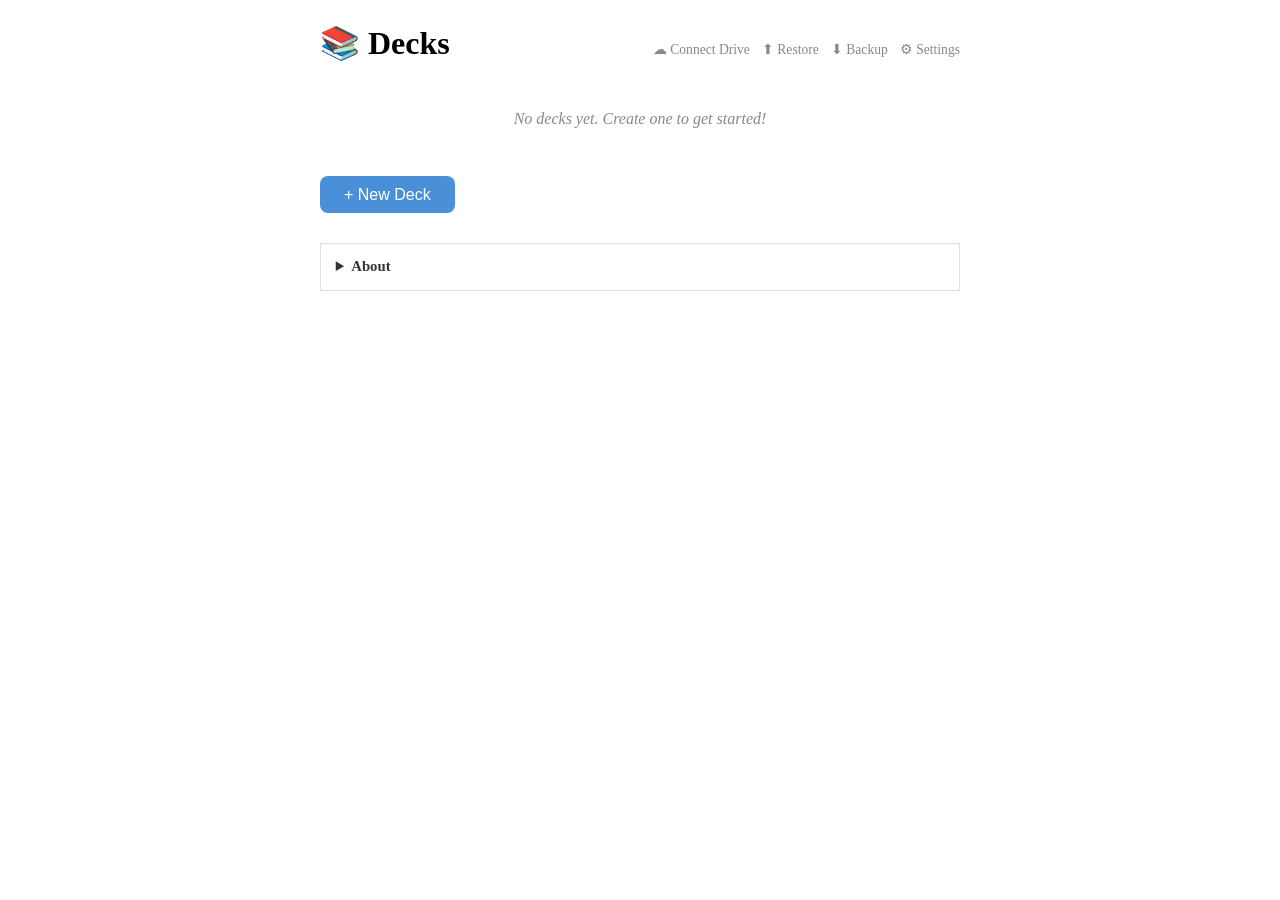
<file: index.html>
<!DOCTYPE html>
<html lang="en">
<head>
  <meta charset="UTF-8">
  <meta name="viewport" content="width=device-width, initial-scale=1.0">
  <title>umemo – Spaced-Repetition Flashcards</title>
  <meta name="description" content="umemo is a free, privacy-first spaced-repetition flashcard app. All data stays in your browser; optionally sync across devices via Google Drive.">
  <meta name="keywords" content="flashcards, spaced repetition, SRS, memorization, study, learning, offline, privacy">
  <meta name="theme-color" content="#4a90d9">
  <meta property="og:title" content="umemo – Spaced-Repetition Flashcards">
  <meta property="og:description" content="Free, privacy-first spaced-repetition flashcards. Works offline. Optional Google Drive sync.">
  <meta property="og:type" content="website">
  <meta property="og:url" content="https://klarh.github.io/umemo9/">
  <link rel="icon" type="image/svg+xml" href="favicon.svg">
  <link rel="apple-touch-icon" href="icon-192.png">
  <link rel="manifest" href="manifest.json">
  <link rel="stylesheet" href="style.css">
  <script src="https://accounts.google.com/gsi/client" async defer></script>
</head>
<body>
  <div id="app">
    <main class="container">
      <p style="text-align:center; color:#888; padding:3em;">Loading…</p>
    </main>
  </div>
  <script>window.__UMEMO_GOOGLE_CLIENT_ID = "722240593413-rjbqnvp96el9na7j5ubsri2pi1ndopnu.apps.googleusercontent.com";</script>
  <script src="app.js"></script>
  <script>
    if ("serviceWorker" in navigator) {
      navigator.serviceWorker.register("sw.js");
    }
  </script>
</body>
</html>
</file>
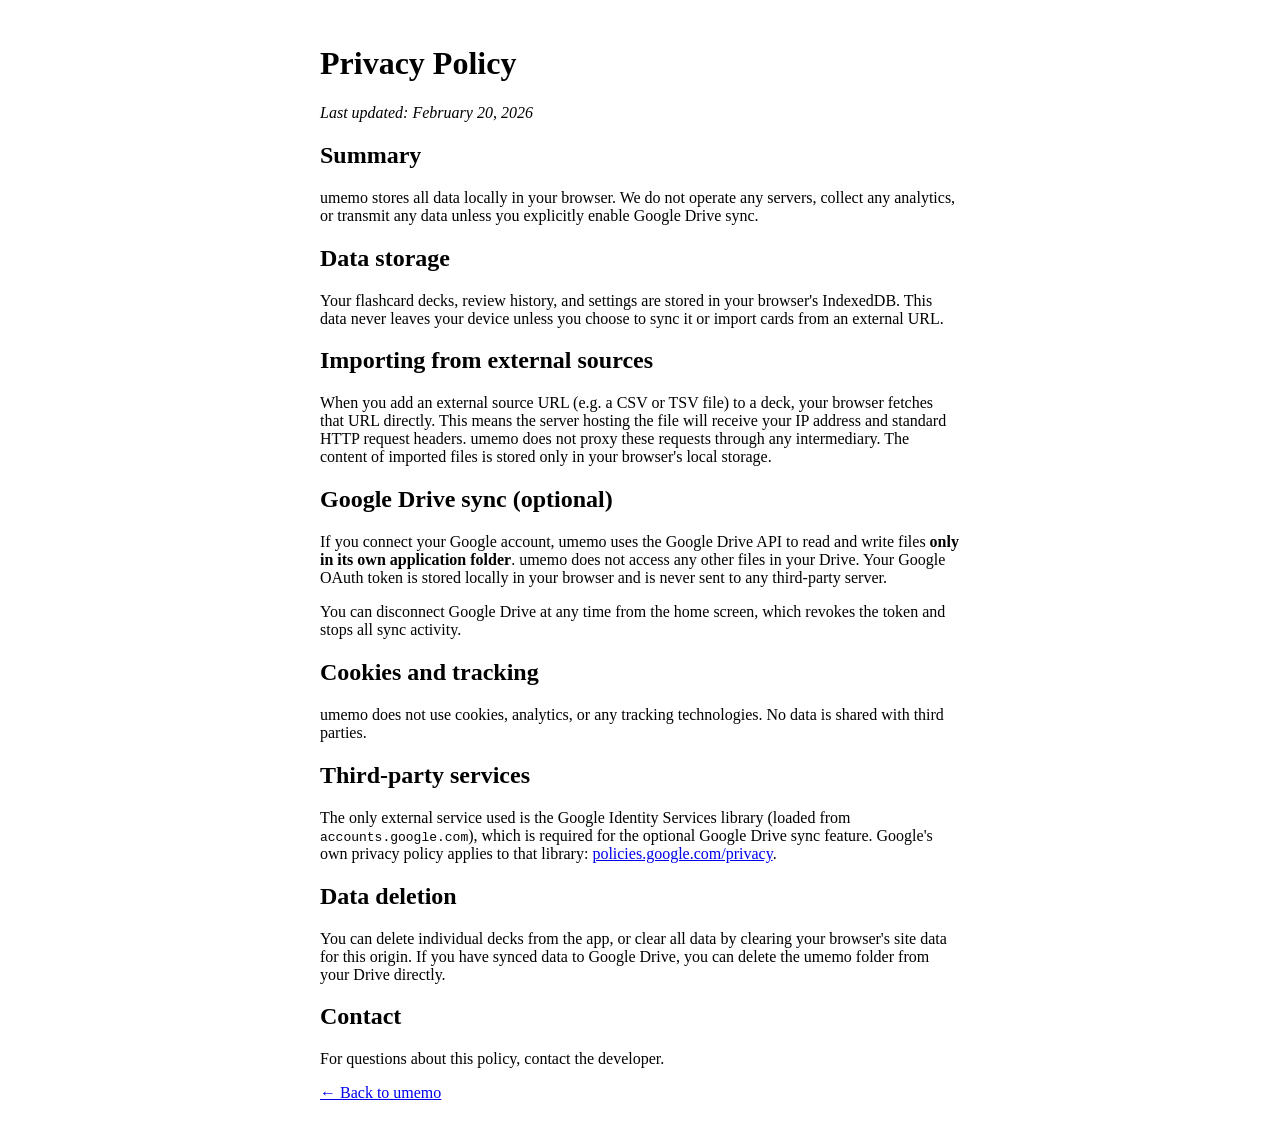
<file: privacy.html>
<!DOCTYPE html>
<html lang="en">
<head>
  <meta charset="UTF-8">
  <meta name="viewport" content="width=device-width, initial-scale=1.0">
  <title>Privacy Policy – umemo</title>
  <link rel="icon" type="image/svg+xml" href="favicon.svg">
  <link rel="stylesheet" href="style.css">
</head>
<body>
  <div id="app">
    <main class="container">
      <h1>Privacy Policy</h1>
      <p><em>Last updated: February 20, 2026</em></p>

      <h2>Summary</h2>
      <p>umemo stores all data locally in your browser. We do not operate any
      servers, collect any analytics, or transmit any data unless you
      explicitly enable Google Drive sync.</p>

      <h2>Data storage</h2>
      <p>Your flashcard decks, review history, and settings are stored in your
      browser's IndexedDB. This data never leaves your device unless you choose
      to sync it or import cards from an external URL.</p>

      <h2>Importing from external sources</h2>
      <p>When you add an external source URL (e.g. a CSV or TSV file) to a
      deck, your browser fetches that URL directly. This means the server
      hosting the file will receive your IP address and standard HTTP request
      headers. umemo does not proxy these requests through any intermediary.
      The content of imported files is stored only in your browser's local
      storage.</p>

      <h2>Google Drive sync (optional)</h2>
      <p>If you connect your Google account, umemo uses the Google Drive API to
      read and write files <strong>only in its own application folder</strong>.
      umemo does not access any other files in your Drive. Your Google OAuth
      token is stored locally in your browser and is never sent to any
      third-party server.</p>
      <p>You can disconnect Google Drive at any time from the home screen,
      which revokes the token and stops all sync activity.</p>

      <h2>Cookies and tracking</h2>
      <p>umemo does not use cookies, analytics, or any tracking technologies.
      No data is shared with third parties.</p>

      <h2>Third-party services</h2>
      <p>The only external service used is the Google Identity Services library
      (loaded from <code>accounts.google.com</code>), which is required for
      the optional Google Drive sync feature. Google's own privacy policy
      applies to that library:
      <a href="https://policies.google.com/privacy" target="_blank" rel="noopener">policies.google.com/privacy</a>.</p>

      <h2>Data deletion</h2>
      <p>You can delete individual decks from the app, or clear all data by
      clearing your browser's site data for this origin. If you have synced
      data to Google Drive, you can delete the umemo folder from your Drive
      directly.</p>

      <h2>Contact</h2>
      <p>For questions about this policy, contact the developer.</p>

      <p><a href="./">← Back to umemo</a></p>
    </main>
  </div>
</body>
</html>
</file>
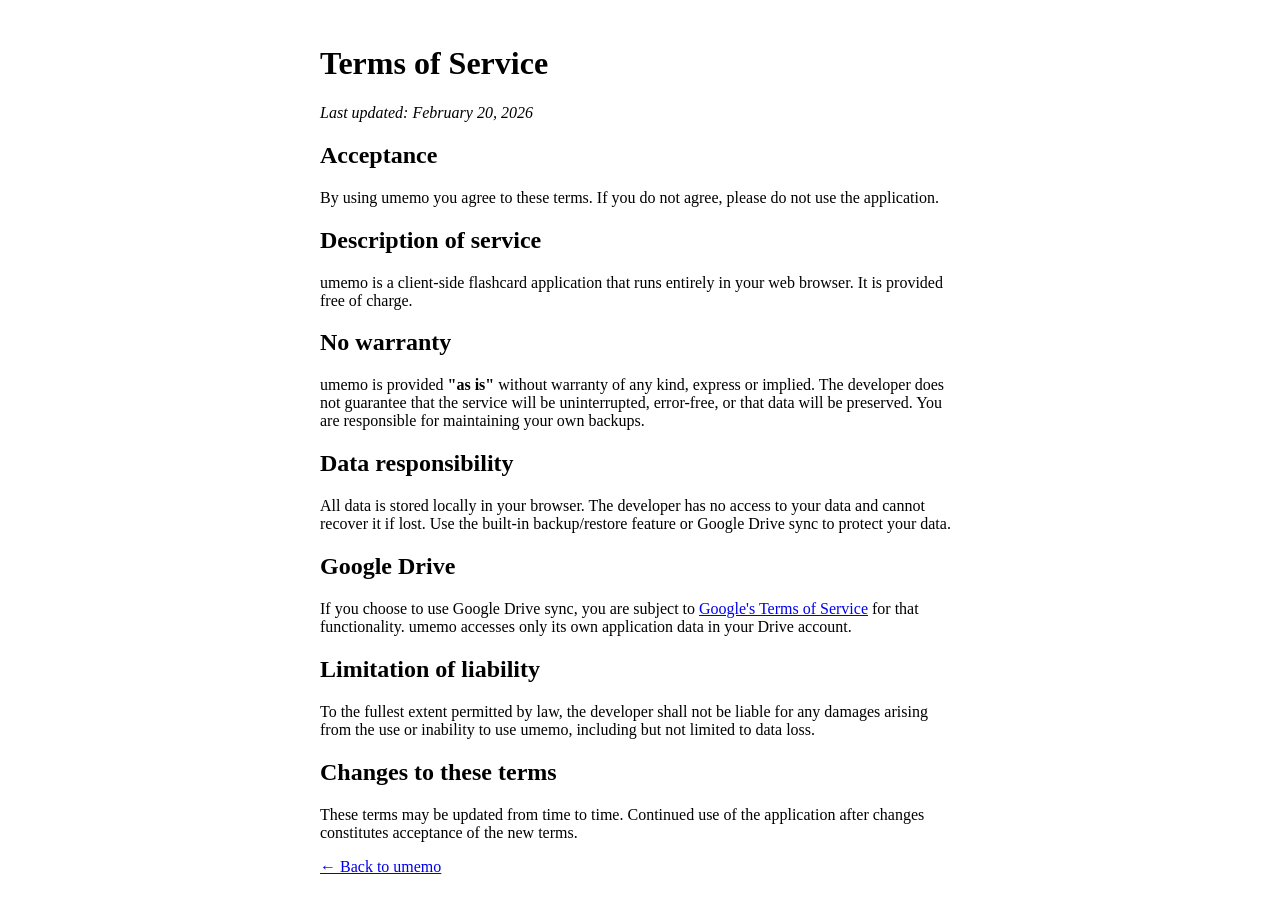
<file: terms.html>
<!DOCTYPE html>
<html lang="en">
<head>
  <meta charset="UTF-8">
  <meta name="viewport" content="width=device-width, initial-scale=1.0">
  <title>Terms of Service – umemo</title>
  <link rel="icon" type="image/svg+xml" href="favicon.svg">
  <link rel="stylesheet" href="style.css">
</head>
<body>
  <div id="app">
    <main class="container">
      <h1>Terms of Service</h1>
      <p><em>Last updated: February 20, 2026</em></p>

      <h2>Acceptance</h2>
      <p>By using umemo you agree to these terms. If you do not agree, please
      do not use the application.</p>

      <h2>Description of service</h2>
      <p>umemo is a client-side flashcard application that runs entirely in
      your web browser. It is provided free of charge.</p>

      <h2>No warranty</h2>
      <p>umemo is provided <strong>"as is"</strong> without warranty of any
      kind, express or implied. The developer does not guarantee that the
      service will be uninterrupted, error-free, or that data will be
      preserved. You are responsible for maintaining your own backups.</p>

      <h2>Data responsibility</h2>
      <p>All data is stored locally in your browser. The developer has no
      access to your data and cannot recover it if lost. Use the built-in
      backup/restore feature or Google Drive sync to protect your data.</p>

      <h2>Google Drive</h2>
      <p>If you choose to use Google Drive sync, you are subject to
      <a href="https://policies.google.com/terms" target="_blank" rel="noopener">Google's Terms of Service</a>
      for that functionality. umemo accesses only its own application data in
      your Drive account.</p>

      <h2>Limitation of liability</h2>
      <p>To the fullest extent permitted by law, the developer shall not be
      liable for any damages arising from the use or inability to use umemo,
      including but not limited to data loss.</p>

      <h2>Changes to these terms</h2>
      <p>These terms may be updated from time to time. Continued use of the
      application after changes constitutes acceptance of the new terms.</p>

      <p><a href="./">← Back to umemo</a></p>
    </main>
  </div>
</body>
</html>
</file>
<file: style.css>
:root {
    --pico-font-size: 100%;
    --accent: #4a90d9;
    --accent-hover: #357abd;
    --bg: #f5f5f5;
    --card-bg: #fff;
    --text: #333;
    --text-muted: #888;
    --border: #e0e0e0;
    --success: #27ae60;
    --success-bg: #eafaea;
    --danger: #c0392b;
    --danger-bg: #fdecea;
    --warning: #f39c12;
}

/* ---- Layout ---- */
.container {
    max-width: 40em;
    margin: 0 auto;
    padding: 1em;
}

/* ---- Navigation ---- */
.page-nav {
    display: flex;
    gap: 1em;
    padding: 0.5em 0;
    border-bottom: 1px solid var(--border);
    margin-bottom: 1em;
}

.nav-link {
    text-decoration: none;
    font-size: 0.9em;
    color: var(--accent);
}

.nav-link:hover {
    color: var(--accent-hover);
}

/* ---- User bar ---- */
.user-bar {
    padding: 0.5em 0;
    display: flex;
    align-items: center;
    gap: 0.75em;
    flex-wrap: wrap;
    border-bottom: 1px solid var(--border);
    margin-bottom: 0.5em;
}

.user-name {
    font-size: 0.9em;
    color: var(--text-muted);
}

.user-bar form {
    display: inline-flex;
    align-items: center;
    gap: 0.5em;
    margin: 0;
}

.user-bar input {
    margin: 0;
    padding: 0.3em 0.5em;
}

.btn-small {
    margin: 0;
    padding: 0.25em 0.75em;
    font-size: 0.85em;
}

/* ---- Home page ---- */
.home-header {
    display: flex;
    justify-content: space-between;
    align-items: baseline;
    flex-wrap: wrap;
    gap: 0.5em;
    margin-bottom: 0.5em;
}

.home-header h1 {
    margin: 0;
}

.toolbar {
    display: flex;
    gap: 0.75em;
    align-items: center;
}

.toolbar-link {
    text-decoration: none;
    font-size: 0.85em;
    color: var(--text-muted);
    white-space: nowrap;
}

.toolbar-link:hover {
    color: var(--accent);
}

/* Deck list */
.deck-list {
    list-style: none;
    padding: 0;
    margin: 0 0 1em 0;
}

.deck-item {
    display: flex;
    justify-content: space-between;
    align-items: center;
    padding: 0.75em 1em;
    background: var(--card-bg);
    border: 1px solid var(--border);
    border-radius: 0.5em;
    margin-bottom: 0.5em;
}

.deck-info {
    display: flex;
    flex-direction: column;
    gap: 0.15em;
}

.deck-name {
    font-weight: 600;
    font-size: 1.05em;
    text-decoration: none;
    color: var(--text);
}

.deck-name:hover {
    color: var(--accent);
}

.deck-card-count {
    font-size: 0.8em;
    color: var(--text-muted);
    margin: 0;
}

.deck-actions {
    display: flex;
    gap: 0.5em;
    flex-shrink: 0;
}

.deck-action {
    text-decoration: none;
    font-size: 0.85em;
    color: var(--accent);
    padding: 0.25em 0.5em;
    border-radius: 0.25em;
}

.deck-action:hover {
    background: var(--bg);
}
.deck-action--danger {
    color: var(--text-muted);
}
.deck-action--danger:hover {
    color: var(--danger);
    background: var(--danger-bg);
}

.empty-state {
    text-align: center;
    color: var(--text-muted);
    padding: 2em 1em;
    font-style: italic;
}

.btn-primary {
    background: var(--accent);
    color: white;
    border: none;
    padding: 0.6em 1.5em;
    border-radius: 0.5em;
    font-size: 1em;
    cursor: pointer;
}

.btn-primary:hover {
    background: var(--accent-hover);
}

/* ---- Play area ---- */
.play-header {
    position: fixed;
    top: 0;
    left: 0;
    right: 0;
    display: flex;
    justify-content: space-between;
    align-items: center;
    padding: 0.5em 1em;
    background: rgba(255,255,255,0.9);
    backdrop-filter: blur(8px);
    -webkit-backdrop-filter: blur(8px);
    border-bottom: 1px solid var(--border);
    z-index: 10;
}

.play-nav-link {
    text-decoration: none;
    font-size: 1.1em;
    color: var(--text-muted);
    padding: 0.25em;
}

.play-nav-link:hover {
    color: var(--accent);
}

.play-deck-title {
    font-size: 0.9em;
    font-weight: 600;
    color: var(--text);
    overflow: hidden;
    text-overflow: ellipsis;
    white-space: nowrap;
    max-width: 60%;
    text-align: center;
}

div#play-card-area {
    width: 100%;
    min-height: 100vh;
    min-height: 100dvh;
    display: flex;
    flex-direction: column;
    align-items: center;
    justify-content: center;
    padding: 3.5em 1em 1em;
    box-sizing: border-box;
    background: var(--bg);
}

div#play-card-inner {
    display: flex;
    flex-direction: column;
    align-items: center;
    justify-content: center;
    width: 100%;
    max-width: 40em;
    flex: 1;
}

/* ---- Cards (edit/view mode) ---- */
div.card {
    border: 1px solid var(--border);
    border-radius: 0.75em;
    max-width: 50em;
    margin: 0 auto 1em;
    padding: 0.5em;
    background: var(--card-bg);
    text-align: center;
}

.card-head {
    width: 100%;
    text-align: center;
    padding: 0.5em 0;
    border-bottom: 1px solid var(--border);
    margin-bottom: 0.5em;
}

.card-head button {
    font-size: 0.8em;
    padding: 0.3em 0.6em;
    margin: 0.2em;
}

/* ---- Faces ---- */
div.face {
    border: 1px solid var(--border);
    border-radius: 0.5em;
    width: 100%;
    max-width: 20em;
    margin: 0.5em auto;
    display: inline-block;
    padding: 0.5em;
    box-sizing: border-box;
}

div.face > p {
    margin: 0.75em auto;
    font-size: clamp(1.2rem, 4vw, 2rem);
    text-align: center;
}

/* Play-mode face cards */
div.play-face {
    background: var(--card-bg);
    border: none;
    border-radius: 1em;
    box-shadow: 0 2px 12px rgba(0,0,0,0.08);
    max-width: 24em;
    padding: 1.5em 1em;
    margin: 0.75em auto;
}

div.play-face > p,
div.play-face > .face-text {
    font-size: clamp(1.5rem, 5vw, 2.5rem);
    line-height: 1.4;
    word-break: break-word;
}

.face-guts {
    display: none;
}

.face-detail {
    font-size: 0.75em;
    color: var(--text-muted);
    padding: 0.2em 0.5em;
    opacity: 0.7;
}

.debug .face-guts {
    display: block;
    font-size: 0.8em;
    color: var(--text-muted);
    border-top: 1px solid var(--border);
    margin-top: 0.5em;
    padding-top: 0.5em;
}

/* Card container (play mode) */
#card-container {
    text-align: center;
    width: 100%;
    display: flex;
    flex-direction: column;
    align-items: center;
}

#card-container > div.face {
    display: none;
}

#card-container > div.face#answer-face {
    display: block;
}

#card-container.answer > div.face {
    display: block;
}

/* Subtle divider before back faces when revealed */
#card-container.answer > div.face:not(#answer-face):first-of-type {
    margin-top: 0.5em;
    padding-top: 1em;
    border-top: 1px solid var(--border);
}

input.face-priority {
    max-width: 5em;
}

button.face-delete {
    background-color: var(--danger);
    color: white;
    margin: 0.5em;
    font-size: 0.8em;
}

/* ---- Play buttons ---- */
#play-query-buttons {
    display: flex;
    justify-content: center;
    gap: 0.5em;
    margin: 1em 0;
    width: 100%;
}

#bad-vote-button,
#mid-vote-button,
#good-vote-button {
    flex: 1;
    min-height: 3.5em;
    font-size: clamp(1rem, 3vw, 1.2rem);
    border-radius: 0.75em;
    cursor: pointer;
    touch-action: manipulation;
    border: none;
    font-weight: 600;
}

#bad-vote-button {
    background-color: var(--danger);
    color: white;
}

#mid-vote-button {
    background-color: var(--warning);
    color: white;
}

#good-vote-button {
    background-color: var(--success);
    color: white;
}

#play-show-button {
    width: 100%;
    max-width: 20em;
    min-height: 3.5em;
    font-size: clamp(1rem, 3vw, 1.2rem);
    border-radius: 0.75em;
    cursor: pointer;
    touch-action: manipulation;
    background: var(--accent);
    color: white;
    border: none;
    font-weight: 600;
}

#play-show-button:hover {
    background: var(--accent-hover);
}

#play-show-buttons {
    margin: 1em 0;
    text-align: center;
    width: 100%;
}

#play-card-buttons {
    display: flex;
    flex-direction: column;
    align-items: center;
    width: 100%;
    max-width: 40em;
    padding: 0 1em;
    box-sizing: border-box;
    margin-top: auto;
    padding-bottom: env(safe-area-inset-bottom, 1em);
}

#play-card-buttons > #play-query-buttons {
    display: none;
}

#play-card-buttons.answer > #play-query-buttons {
    display: flex;
}

#play-card-buttons > #play-show-buttons {
    display: block;
}

#play-card-buttons.answer > #play-show-buttons {
    display: none;
}

/* ---- Keyboard hints ---- */
.key-hint {
    font-size: 0.7em;
    opacity: 0.6;
    display: block;
    font-weight: normal;
}

@media (pointer: coarse) {
    .key-hint {
        display: none;
    }
}

/* ---- Face content types ---- */
.face-image {
    max-width: 100%;
    height: auto;
    border-radius: 0.25em;
}

.face-audio {
    width: 100%;
}

.face-markdown {
    text-align: left;
    padding: 0.5em;
}

.face-markdown-edit {
    display: flex;
    flex-direction: column;
    gap: 0.5em;
}

.face-markdown-edit textarea {
    width: 100%;
    font-family: monospace;
    font-size: 0.9em;
}

.face-markdown-preview {
    border-top: 1px solid #ccc;
    padding-top: 0.5em;
}

.face-image-edit,
.face-audio-edit {
    display: flex;
    flex-direction: column;
    gap: 0.5em;
    padding: 0.5em;
}

.face-image-edit input,
.face-audio-edit input {
    margin-bottom: 0;
}

/* ---- Deck metadata edit form ---- */
.deck-meta-form {
    border: 1px solid var(--border);
    border-radius: 0.5em;
    padding: 1em;
    margin-bottom: 1.5em;
    background: #fafafa;
}

.deck-meta-form form {
    display: flex;
    flex-direction: column;
    gap: 0.5em;
}

.deck-meta-form label {
    font-weight: bold;
    font-size: 0.85em;
    margin-bottom: 0.1em;
}

.deck-meta-form input,
.deck-meta-form textarea {
    margin-bottom: 0;
}

.deck-meta-form button {
    align-self: flex-start;
    margin-top: 0.5em;
}

/* ---- Deck sources ---- */
.deck-sources {
    margin-top: 1em;
    padding-top: 1em;
    border-top: 1px solid var(--border);
}

.deck-sources h3 {
    margin-bottom: 0.5em;
}

.deck-sources ul {
    padding-left: 1em;
}

.deck-sources li {
    display: flex;
    align-items: center;
    gap: 0.5em;
    margin-bottom: 0.3em;
}

.deck-sources code {
    font-size: 0.8em;
    word-break: break-all;
}

button.source-remove {
    padding: 0.1em 0.4em;
    font-size: 0.8em;
    background-color: var(--danger);
    color: white;
    border: none;
    border-radius: 0.25em;
    cursor: pointer;
    min-width: auto;
    margin: 0;
}

button.sync-button {
    margin-top: 0.5em;
}

.sync-result {
    padding: 0.5em;
    background: var(--success-bg);
    border: 1px solid var(--success);
    border-radius: 0.25em;
    margin-bottom: 0.5em;
}

/* ---- Feedback messages ---- */
.import-error {
    color: var(--danger);
    background: var(--danger-bg);
    border: 1px solid var(--danger);
    border-radius: 0.25em;
    padding: 0.5em 0.75em;
    margin-bottom: 0.5em;
}

.import-success {
    color: var(--success);
    background: var(--success-bg);
    border: 1px solid var(--success);
    border-radius: 0.25em;
    padding: 0.5em 0.75em;
    margin-bottom: 0.5em;
}

/* ---- Action links ---- */
.action-links {
    display: flex;
    gap: 1em;
    margin-top: 1em;
}

.btn-link {
    text-decoration: none;
    color: var(--accent);
    font-weight: 600;
    padding: 0.5em 1em;
    border: 1px solid var(--accent);
    border-radius: 0.5em;
}

.btn-link:hover {
    background: var(--accent);
    color: white;
}

/* ---- Pagination ---- */
.pagination {
    display: flex;
    gap: 1em;
    justify-content: center;
    padding: 1em 0;
    border-top: 1px solid var(--border);
    margin-top: 1em;
}

/* ---- Responsive ---- */
@media (max-width: 30em) {
    .deck-item {
        flex-direction: column;
        align-items: flex-start;
        gap: 0.5em;
    }
    .deck-actions {
        width: 100%;
    }
    .deck-action {
        flex: 1;
        text-align: center;
    }
    .home-header {
        flex-direction: column;
    }
}

/* ---- Sync status ---- */

/* Sync button wrapper with hover popover */
.sync-btn-wrap {
    position: relative;
    display: inline-block;
}
.sync-popover {
    display: none;
    position: absolute;
    top: 100%;
    left: 0;
    right: auto;
    z-index: 20;
    min-width: 14em;
    max-width: 90vw;
    background: var(--card-bg);
    border: 1px solid var(--border);
    border-radius: 6px;
    box-shadow: 0 4px 12px rgba(0,0,0,0.12);
    padding: 0.5em 0.75em;
    font-size: 0.8em;
    color: var(--text);
    white-space: normal;
}
.sync-btn-wrap:hover .sync-popover,
.sync-btn-wrap:focus-within .sync-popover {
    display: block;
}
.sync-detail-row {
    padding: 0.15em 0;
}
.sync-detail-error {
    color: var(--danger);
}

/* Sync dot indicator (play page header) */
.sync-dot {
    display: inline-block;
    width: 8px;
    height: 8px;
    border-radius: 50%;
    margin-right: 0.4em;
    vertical-align: middle;
    background: var(--text-muted);
    opacity: 0.5;
    transition: background 0.3s, opacity 0.3s;
}
.sync-dot--syncing {
    background: var(--accent);
    opacity: 1;
    animation: sync-pulse 1s ease-in-out infinite;
}
.sync-dot--done {
    background: var(--success);
    opacity: 1;
}
.sync-dot--error {
    background: var(--danger);
    opacity: 1;
}
@keyframes sync-pulse {
    0%, 100% { opacity: 1; }
    50% { opacity: 0.3; }
}

.play-header-right {
    display: flex;
    align-items: center;
    gap: 0.25em;
}

/* Sync dot wrapper (for popover positioning in play header) */
.sync-dot-wrap {
    position: relative;
    display: inline-flex;
    align-items: center;
    cursor: pointer;
}
.sync-dot-wrap .sync-popover {
    display: none;
    top: 100%;
    right: 0;
    left: auto;
    transform: none;
    margin-top: 0.3em;
}
.sync-dot-wrap:hover .sync-popover {
    display: block;
}
.sync-popover--play {
    position: absolute;
    z-index: 20;
    min-width: 13em;
    max-width: 90vw;
    background: var(--card-bg);
    border: 1px solid var(--border);
    border-radius: 6px;
    box-shadow: 0 4px 12px rgba(0,0,0,0.12);
    padding: 0.5em 0.75em;
    font-size: 0.75em;
    color: var(--text);
    white-space: normal;
}

/* Pagination */
.pagination {
    display: flex;
    align-items: center;
    justify-content: center;
    gap: 0.75em;
    margin: 1em 0;
}
.pagination-btn {
    padding: 0.4em 1em;
    border: 1px solid var(--border);
    border-radius: 6px;
    background: var(--card-bg);
    color: var(--accent);
    cursor: pointer;
    font-size: 0.9em;
}
.pagination-btn:hover:not([disabled]) {
    background: var(--accent);
    color: #fff;
}
.pagination-btn[disabled] {
    opacity: 0.4;
    cursor: default;
}
.pagination-info {
    color: var(--text-muted);
    font-size: 0.9em;
}

/* About section */
.about-section {
    margin-top: 2em;
    padding: 1em;
    border: 1px solid var(--border);
    border-radius: var(--radius);
    background: var(--surface);
    font-size: 0.92em;
    color: var(--text-muted);
}
.about-section summary {
    cursor: pointer;
    font-weight: 600;
    color: var(--text);
}
.about-section ul {
    padding-left: 1.2em;
    margin: 0.5em 0;
}
.about-section li {
    margin-bottom: 0.3em;
}
.about-section a {
    color: var(--primary);
}

/* ---- Status toast ---- */
.status-toast {
    position: fixed;
    bottom: 0.75em;
    left: 50%;
    transform: translateX(-50%);
    background: var(--text);
    color: var(--bg);
    font-size: 0.75em;
    padding: 0.35em 1em;
    border-radius: 1em;
    opacity: 0;
    pointer-events: none;
    transition: opacity 0.3s;
    z-index: 100;
    white-space: nowrap;
    max-width: 90vw;
    overflow: hidden;
    text-overflow: ellipsis;
}
.status-toast--visible {
    opacity: 0.7;
}

/* ---- Bulk actions ---- */
.bulk-actions {
    margin: 1em 0;
    border: 1px solid var(--border);
    border-radius: 0.5em;
    padding: 0 1em;
}
.bulk-actions summary {
    cursor: pointer;
    padding: 0.5em 0;
    font-weight: 600;
}
.bulk-actions-body {
    padding-bottom: 1em;
}
.bulk-actions fieldset {
    margin-bottom: 0.75em;
    border: 1px solid var(--border);
    border-radius: 0.4em;
    padding: 0.5em 0.75em;
}
.bulk-actions fieldset legend {
    font-size: 0.85em;
    opacity: 0.7;
}
.bulk-actions select, .bulk-actions input[type="number"], .bulk-actions input[type="text"] {
    font-size: 0.9em;
    padding: 0.2em 0.4em;
    border: 1px solid var(--border);
    border-radius: 4px;
    background: var(--card-bg);
    color: var(--text);
}
.bulk-actions button {
    margin-right: 0.5em;
}
.bulk-status {
    font-size: 0.85em;
    margin: 0.3em 0 0;
    opacity: 0.8;
}

/* ---- Draw canvas ---- */
.draw-canvas {
    display: block;
    width: 100%;
    height: 50vh;
    border: 1.5px solid var(--border);
    border-radius: 6px;
    background: #fff;
    cursor: crosshair;
    touch-action: none;
}
.draw-tools {
    display: flex;
    gap: 0.5em;
    margin-top: 0.5em;
    justify-content: center;
}
.draw-tools button {
    font-size: 0.85em;
    padding: 0.35em 1.2em;
    border: 1px solid var(--border);
    border-radius: 0.5em;
    background: var(--card-bg);
    cursor: pointer;
    color: var(--text);
    opacity: 0.8;
    transition: opacity 0.15s;
}
.draw-tools button:hover {
    opacity: 1;
}
.draw-label {
    margin-bottom: 0.3em;
    font-style: italic;
    opacity: 0.7;
}
</file>
